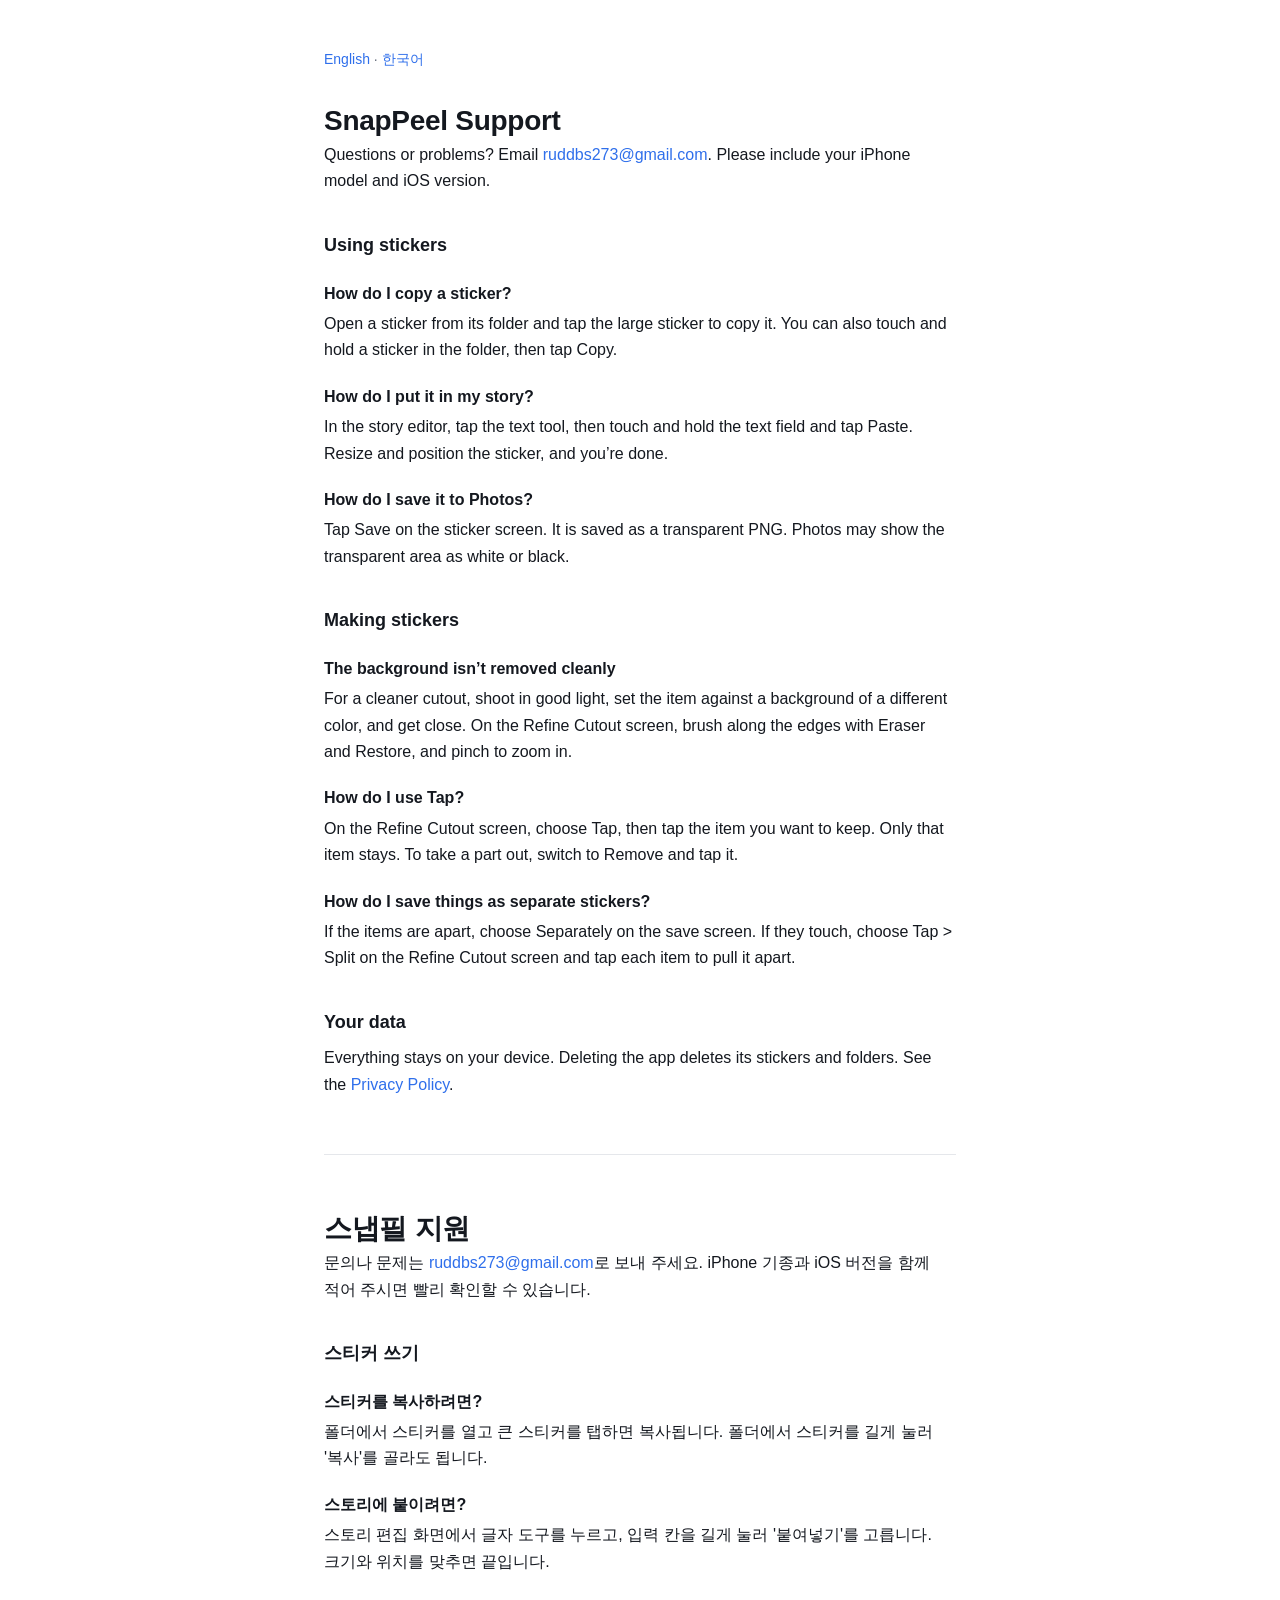
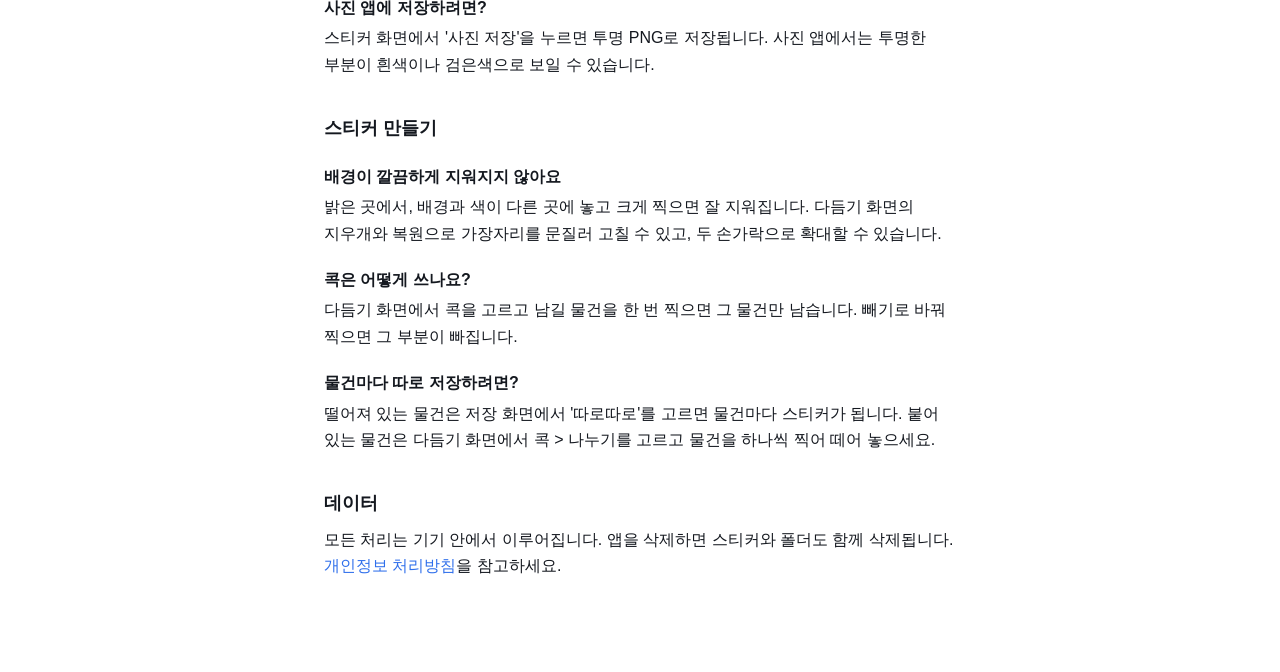
<file: index.html>
<!doctype html>
<html lang="en">
<head>
<meta charset="utf-8">
<meta name="viewport" content="width=device-width, initial-scale=1">
<title>SnapPeel Support · 스냅필 지원</title>
<link rel="stylesheet" href="style.css">
</head>
<body>
<main>
  <p class="lang"><a href="#en">English</a> · <a href="#ko">한국어</a></p>

  <section id="en" lang="en">
    <h1>SnapPeel Support</h1>
    <p>Questions or problems? Email <a href="mailto:ruddbs273@gmail.com">ruddbs273@gmail.com</a>. Please include your iPhone model and iOS version.</p>

    <h2>Using stickers</h2>
    <h3>How do I copy a sticker?</h3>
    <p>Open a sticker from its folder and tap the large sticker to copy it. You can also touch and hold a sticker in the folder, then tap Copy.</p>
    <h3>How do I put it in my story?</h3>
    <p>In the story editor, tap the text tool, then touch and hold the text field and tap Paste. Resize and position the sticker, and you’re done.</p>
    <h3>How do I save it to Photos?</h3>
    <p>Tap Save on the sticker screen. It is saved as a transparent PNG. Photos may show the transparent area as white or black.</p>

    <h2>Making stickers</h2>
    <h3>The background isn’t removed cleanly</h3>
    <p>For a cleaner cutout, shoot in good light, set the item against a background of a different color, and get close. On the Refine Cutout screen, brush along the edges with Eraser and Restore, and pinch to zoom in.</p>
    <h3>How do I use Tap?</h3>
    <p>On the Refine Cutout screen, choose Tap, then tap the item you want to keep. Only that item stays. To take a part out, switch to Remove and tap it.</p>
    <h3>How do I save things as separate stickers?</h3>
    <p>If the items are apart, choose Separately on the save screen. If they touch, choose Tap &gt; Split on the Refine Cutout screen and tap each item to pull it apart.</p>

    <h2>Your data</h2>
    <p>Everything stays on your device. Deleting the app deletes its stickers and folders. See the <a href="privacy.html#en">Privacy Policy</a>.</p>
  </section>

  <hr>

  <section id="ko" lang="ko">
    <h1>스냅필 지원</h1>
    <p>문의나 문제는 <a href="mailto:ruddbs273@gmail.com">ruddbs273@gmail.com</a>로 보내 주세요. iPhone 기종과 iOS 버전을 함께 적어 주시면 빨리 확인할 수 있습니다.</p>

    <h2>스티커 쓰기</h2>
    <h3>스티커를 복사하려면?</h3>
    <p>폴더에서 스티커를 열고 큰 스티커를 탭하면 복사됩니다. 폴더에서 스티커를 길게 눌러 '복사'를 골라도 됩니다.</p>
    <h3>스토리에 붙이려면?</h3>
    <p>스토리 편집 화면에서 글자 도구를 누르고, 입력 칸을 길게 눌러 '붙여넣기'를 고릅니다. 크기와 위치를 맞추면 끝입니다.</p>
    <h3>사진 앱에 저장하려면?</h3>
    <p>스티커 화면에서 '사진 저장'을 누르면 투명 PNG로 저장됩니다. 사진 앱에서는 투명한 부분이 흰색이나 검은색으로 보일 수 있습니다.</p>

    <h2>스티커 만들기</h2>
    <h3>배경이 깔끔하게 지워지지 않아요</h3>
    <p>밝은 곳에서, 배경과 색이 다른 곳에 놓고 크게 찍으면 잘 지워집니다. 다듬기 화면의 지우개와 복원으로 가장자리를 문질러 고칠 수 있고, 두 손가락으로 확대할 수 있습니다.</p>
    <h3>콕은 어떻게 쓰나요?</h3>
    <p>다듬기 화면에서 콕을 고르고 남길 물건을 한 번 찍으면 그 물건만 남습니다. 빼기로 바꿔 찍으면 그 부분이 빠집니다.</p>
    <h3>물건마다 따로 저장하려면?</h3>
    <p>떨어져 있는 물건은 저장 화면에서 '따로따로'를 고르면 물건마다 스티커가 됩니다. 붙어 있는 물건은 다듬기 화면에서 콕 &gt; 나누기를 고르고 물건을 하나씩 찍어 떼어 놓으세요.</p>

    <h2>데이터</h2>
    <p>모든 처리는 기기 안에서 이루어집니다. 앱을 삭제하면 스티커와 폴더도 함께 삭제됩니다. <a href="privacy.html#ko">개인정보 처리방침</a>을 참고하세요.</p>
  </section>
</main>
</body>
</html>
</file>
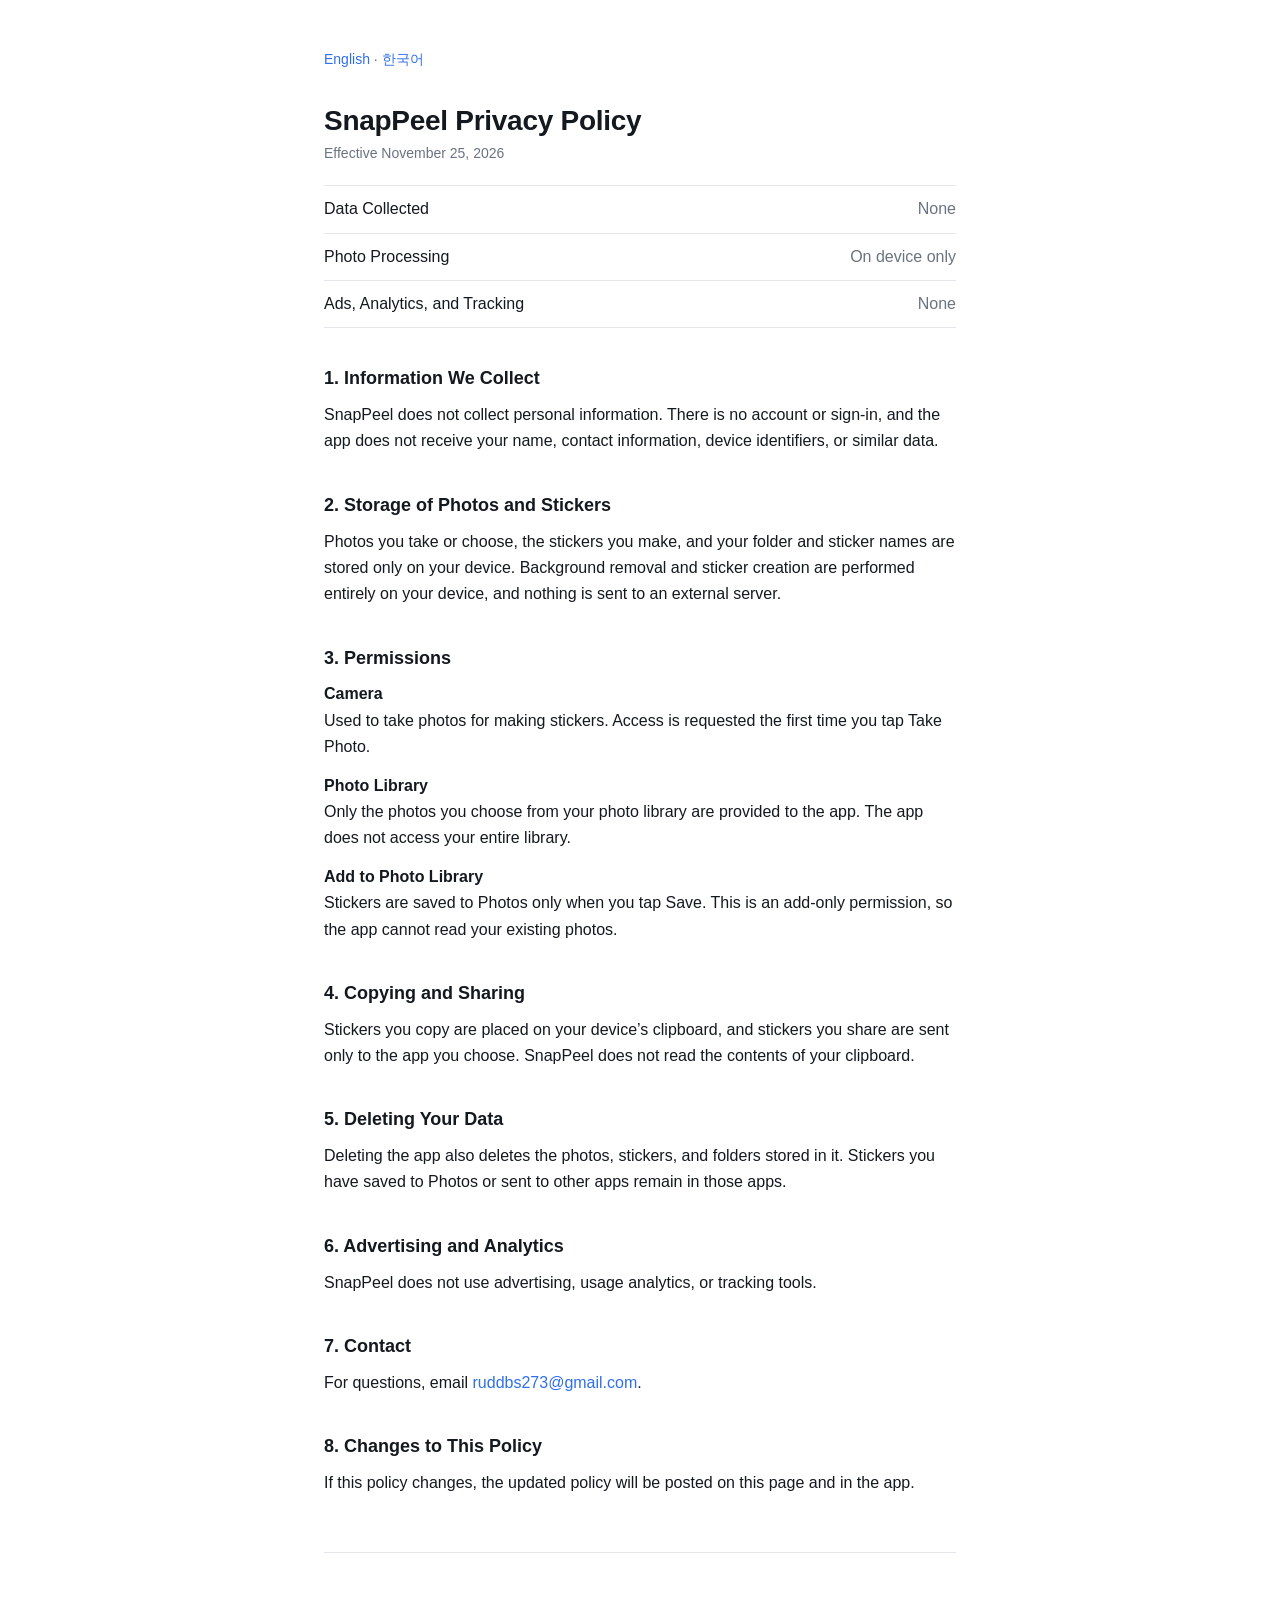
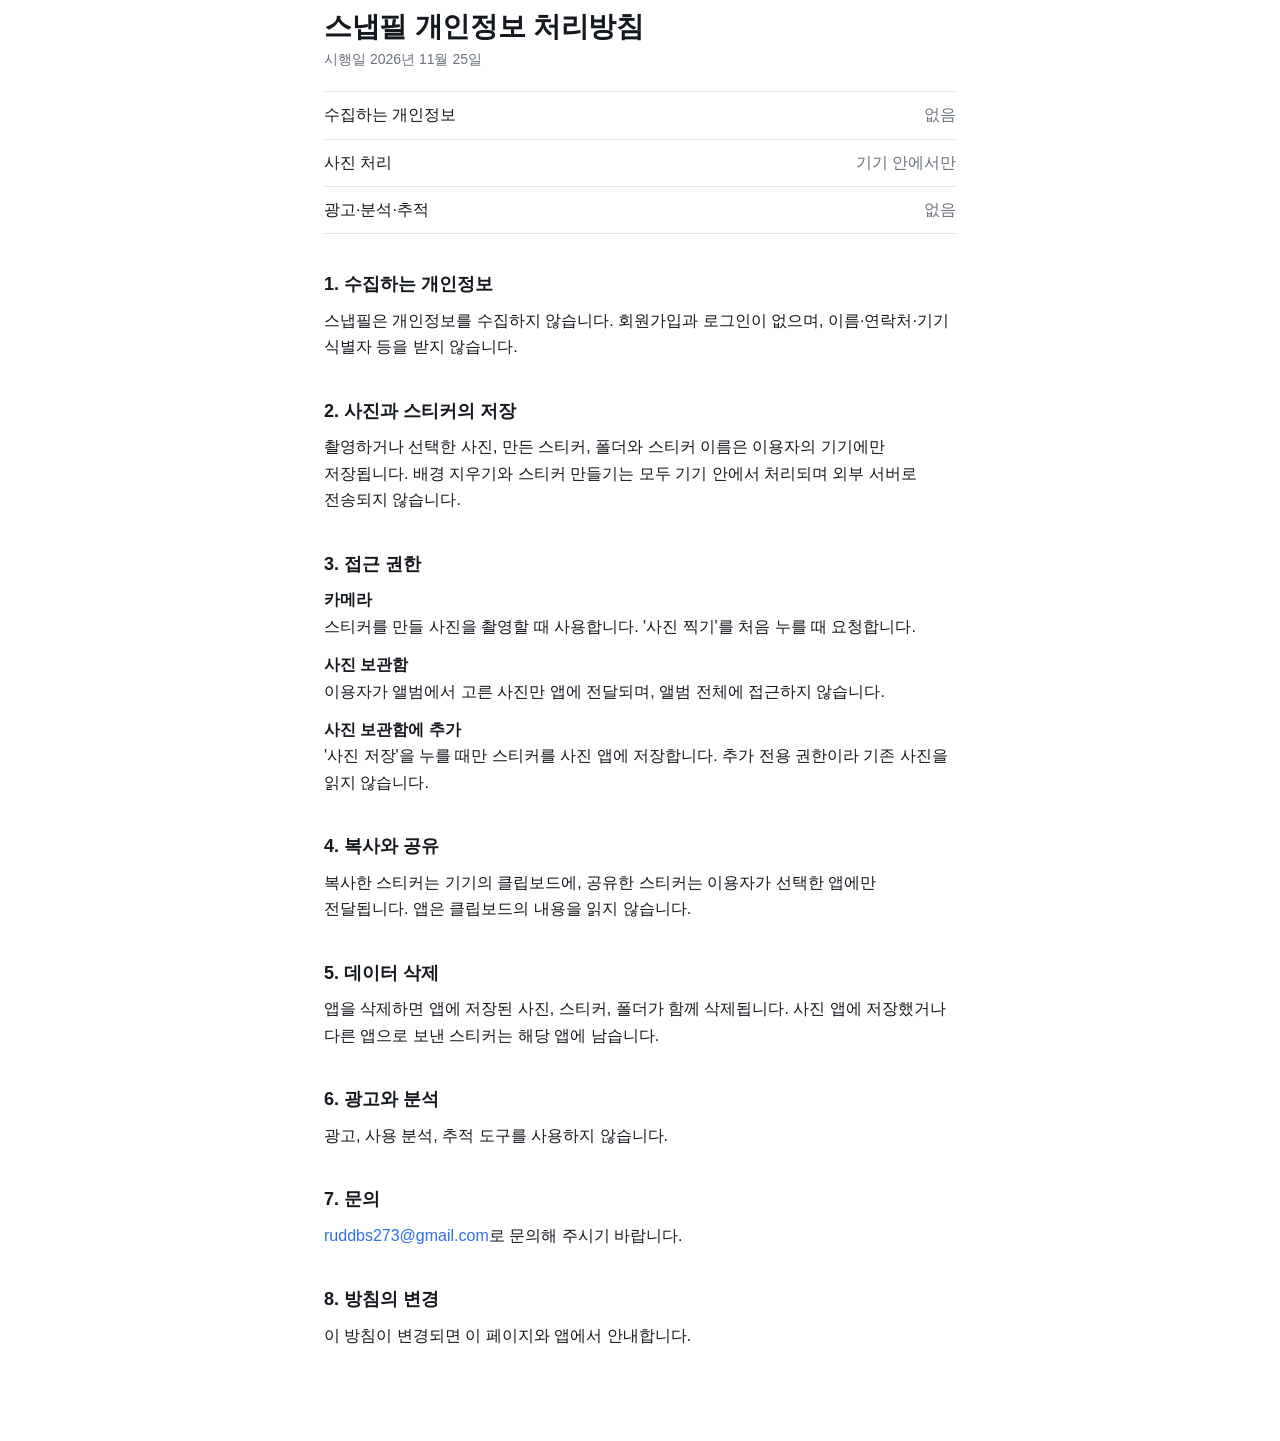
<file: privacy.html>
<!doctype html>
<html lang="en">
<head>
<meta charset="utf-8">
<meta name="viewport" content="width=device-width, initial-scale=1">
<title>SnapPeel Privacy Policy · 스냅필 개인정보 처리방침</title>
<link rel="stylesheet" href="style.css">
</head>
<body>
<main>
  <p class="lang"><a href="#en">English</a> · <a href="#ko">한국어</a></p>

  <section id="en" lang="en">
    <h1>SnapPeel Privacy Policy</h1>
    <p class="muted">Effective November 25, 2026</p>
    <dl class="summary">
      <div><dt>Data Collected</dt><dd>None</dd></div>
      <div><dt>Photo Processing</dt><dd>On device only</dd></div>
      <div><dt>Ads, Analytics, and Tracking</dt><dd>None</dd></div>
    </dl>

    <h2>1. Information We Collect</h2>
    <p>SnapPeel does not collect personal information. There is no account or sign-in, and the app does not receive your name, contact information, device identifiers, or similar data.</p>

    <h2>2. Storage of Photos and Stickers</h2>
    <p>Photos you take or choose, the stickers you make, and your folder and sticker names are stored only on your device. Background removal and sticker creation are performed entirely on your device, and nothing is sent to an external server.</p>

    <h2>3. Permissions</h2>
    <p><strong>Camera</strong><br>Used to take photos for making stickers. Access is requested the first time you tap Take Photo.</p>
    <p><strong>Photo Library</strong><br>Only the photos you choose from your photo library are provided to the app. The app does not access your entire library.</p>
    <p><strong>Add to Photo Library</strong><br>Stickers are saved to Photos only when you tap Save. This is an add-only permission, so the app cannot read your existing photos.</p>

    <h2>4. Copying and Sharing</h2>
    <p>Stickers you copy are placed on your device’s clipboard, and stickers you share are sent only to the app you choose. SnapPeel does not read the contents of your clipboard.</p>

    <h2>5. Deleting Your Data</h2>
    <p>Deleting the app also deletes the photos, stickers, and folders stored in it. Stickers you have saved to Photos or sent to other apps remain in those apps.</p>

    <h2>6. Advertising and Analytics</h2>
    <p>SnapPeel does not use advertising, usage analytics, or tracking tools.</p>

    <h2>7. Contact</h2>
    <p>For questions, email <a href="mailto:ruddbs273@gmail.com">ruddbs273@gmail.com</a>.</p>

    <h2>8. Changes to This Policy</h2>
    <p>If this policy changes, the updated policy will be posted on this page and in the app.</p>
  </section>

  <hr>

  <section id="ko" lang="ko">
    <h1>스냅필 개인정보 처리방침</h1>
    <p class="muted">시행일 2026년 11월 25일</p>
    <dl class="summary">
      <div><dt>수집하는 개인정보</dt><dd>없음</dd></div>
      <div><dt>사진 처리</dt><dd>기기 안에서만</dd></div>
      <div><dt>광고·분석·추적</dt><dd>없음</dd></div>
    </dl>

    <h2>1. 수집하는 개인정보</h2>
    <p>스냅필은 개인정보를 수집하지 않습니다. 회원가입과 로그인이 없으며, 이름·연락처·기기 식별자 등을 받지 않습니다.</p>

    <h2>2. 사진과 스티커의 저장</h2>
    <p>촬영하거나 선택한 사진, 만든 스티커, 폴더와 스티커 이름은 이용자의 기기에만 저장됩니다. 배경 지우기와 스티커 만들기는 모두 기기 안에서 처리되며 외부 서버로 전송되지 않습니다.</p>

    <h2>3. 접근 권한</h2>
    <p><strong>카메라</strong><br>스티커를 만들 사진을 촬영할 때 사용합니다. '사진 찍기'를 처음 누를 때 요청합니다.</p>
    <p><strong>사진 보관함</strong><br>이용자가 앨범에서 고른 사진만 앱에 전달되며, 앨범 전체에 접근하지 않습니다.</p>
    <p><strong>사진 보관함에 추가</strong><br>'사진 저장'을 누를 때만 스티커를 사진 앱에 저장합니다. 추가 전용 권한이라 기존 사진을 읽지 않습니다.</p>

    <h2>4. 복사와 공유</h2>
    <p>복사한 스티커는 기기의 클립보드에, 공유한 스티커는 이용자가 선택한 앱에만 전달됩니다. 앱은 클립보드의 내용을 읽지 않습니다.</p>

    <h2>5. 데이터 삭제</h2>
    <p>앱을 삭제하면 앱에 저장된 사진, 스티커, 폴더가 함께 삭제됩니다. 사진 앱에 저장했거나 다른 앱으로 보낸 스티커는 해당 앱에 남습니다.</p>

    <h2>6. 광고와 분석</h2>
    <p>광고, 사용 분석, 추적 도구를 사용하지 않습니다.</p>

    <h2>7. 문의</h2>
    <p><a href="mailto:ruddbs273@gmail.com">ruddbs273@gmail.com</a>로 문의해 주시기 바랍니다.</p>

    <h2>8. 방침의 변경</h2>
    <p>이 방침이 변경되면 이 페이지와 앱에서 안내합니다.</p>
  </section>
</main>
</body>
</html>
</file>
<file: style.css>
/* 스냅필 지원·개인정보 페이지. 시스템 글꼴, 기기 설정에 따라 밝게/어둡게 */
:root { color-scheme: light dark; --text: #14181F; --muted: #6B7280; --line: #E5E7EB; --link: #2F6FEB; --bg: #FFFFFF; }
@media (prefers-color-scheme: dark) {
  :root { --text: #F2F4F8; --muted: #9AA3B5; --line: #232A36; --link: #6EA2FF; --bg: #0C1018; }
}
* { box-sizing: border-box; }
body {
  margin: 0; background: var(--bg); color: var(--text);
  font: 16px/1.65 -apple-system, BlinkMacSystemFont, "Apple SD Gothic Neo", "Segoe UI", "Malgun Gothic", sans-serif;
  word-break: keep-all; overflow-wrap: break-word;
}
main { max-width: 680px; margin: 0 auto; padding: 48px 24px 80px; }
h1 { font-size: 28px; line-height: 1.25; margin: 8px 0 4px; letter-spacing: -0.01em; }
h2 { font-size: 18px; margin: 36px 0 8px; }
h3 { font-size: 16px; margin: 20px 0 4px; }
p { margin: 0 0 12px; }
a { color: var(--link); text-decoration: none; }
a:hover { text-decoration: underline; }
hr { border: 0; border-top: 1px solid var(--line); margin: 56px 0; }
.lang { font-size: 14px; color: var(--muted); margin-bottom: 32px; }
.muted { color: var(--muted); font-size: 14px; }
.summary { margin: 20px 0 8px; border-top: 1px solid var(--line); }
.summary div { display: flex; justify-content: space-between; gap: 16px; padding: 10px 0; border-bottom: 1px solid var(--line); }
.summary dt { margin: 0; }
.summary dd { margin: 0; color: var(--muted); text-align: right; }
</file>
